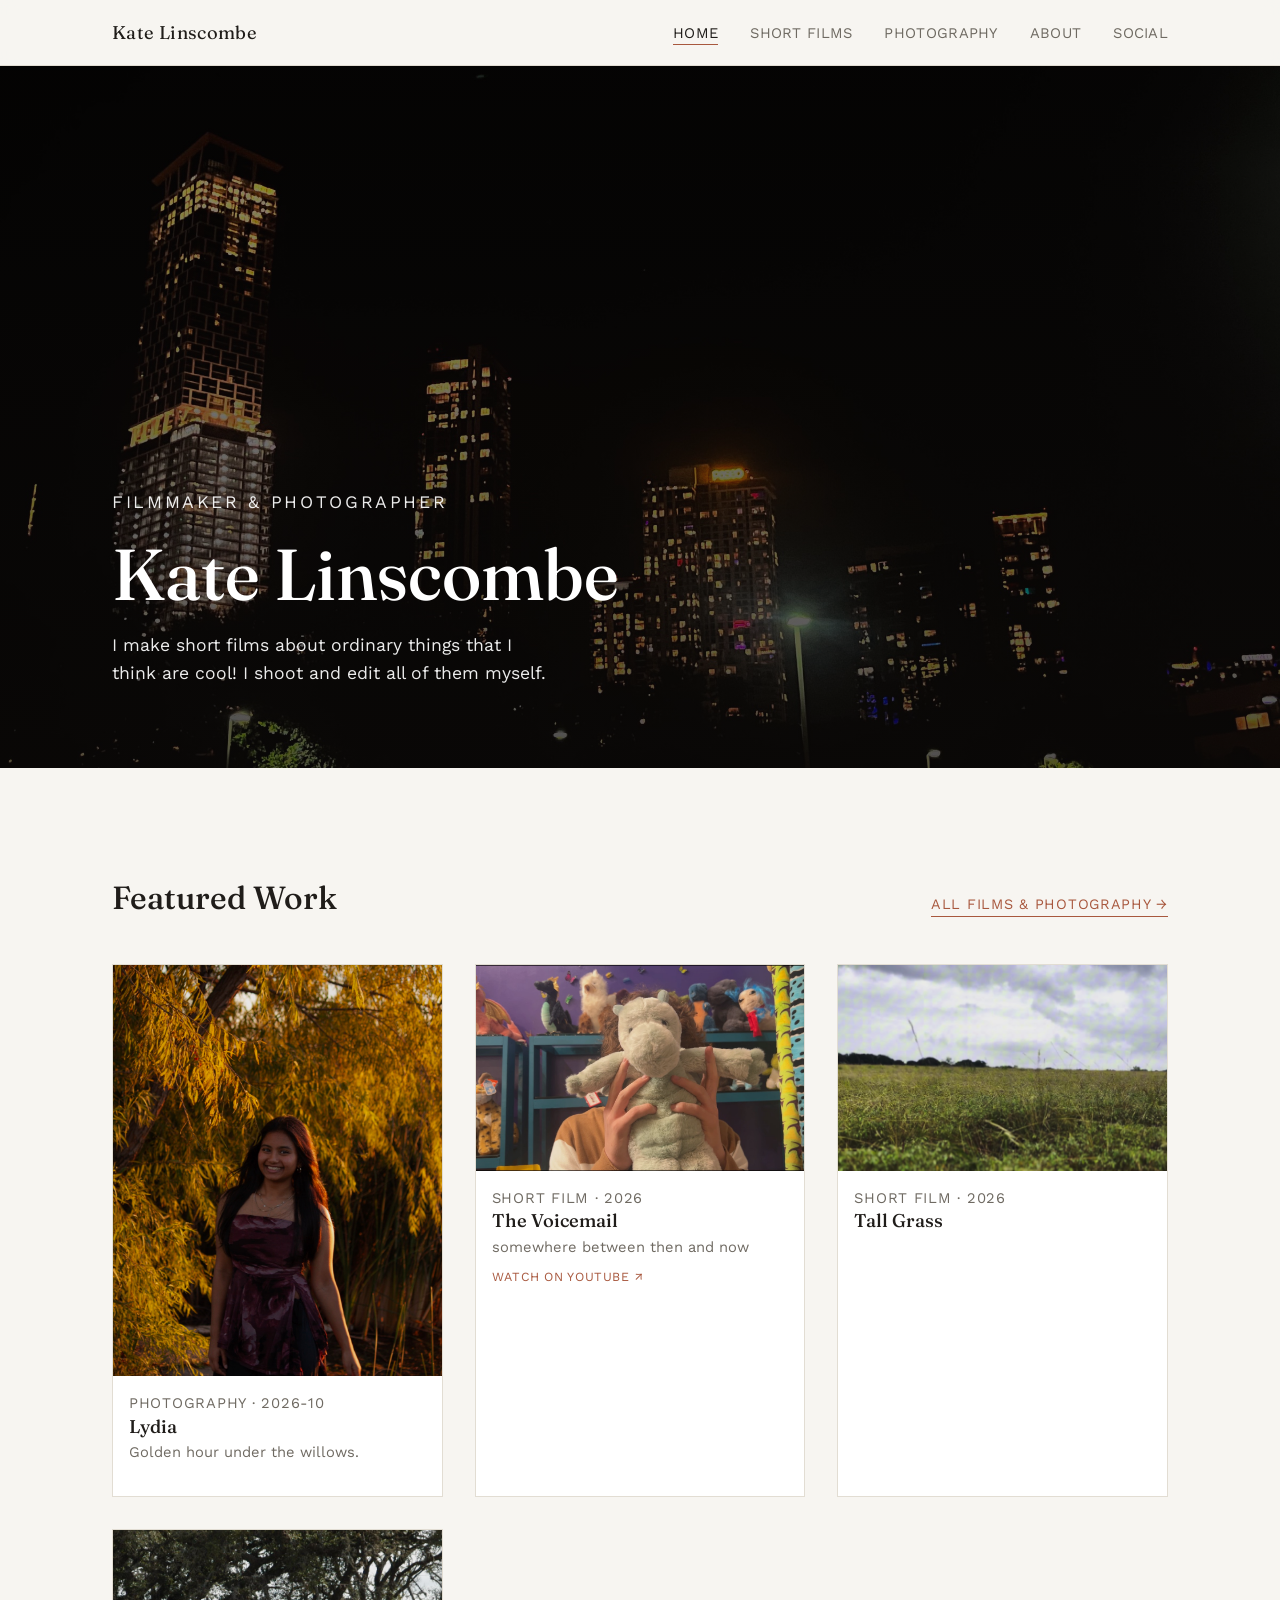
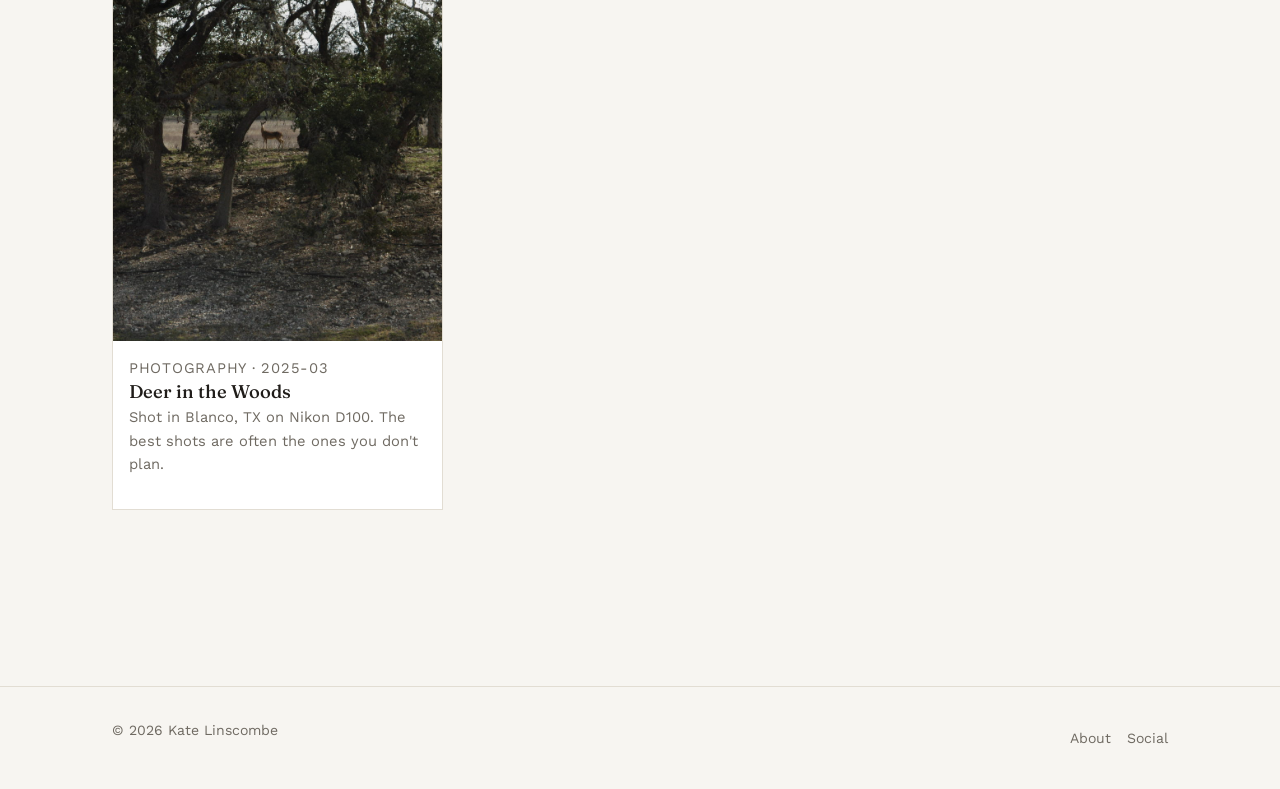
<file: index.html>
<!DOCTYPE html>
<html lang="en">
<head>
<meta charset="UTF-8">
<meta name="viewport" content="width=device-width, initial-scale=1.0">
<title>Kate Linscombe — Filmmaker &amp; Photographer</title>
<meta name="description" content="Portfolio of short films and photography by Kate Linscombe.">
<link rel="preconnect" href="https://fonts.googleapis.com">
<link rel="preconnect" href="https://fonts.gstatic.com" crossorigin>
<link href="https://fonts.googleapis.com/css2?family=Fraunces:wght@400;500;600&family=Work+Sans:wght@400;500&display=swap" rel="stylesheet">
<link rel="stylesheet" href="css/style.css">
</head>
<body>

<header class="site-header">
  <nav class="wrap nav">
    <a class="nav-brand" href="index.html">Kate Linscombe</a>
    <button class="nav-toggle" aria-label="Toggle menu">
      <span></span><span></span><span></span>
    </button>
    <ul class="nav-links">
      <li><a href="index.html">Home</a></li>
      <li><a href="films.html">Short Films</a></li>
      <li><a href="photography.html">Photography</a></li>
      <li><a href="about.html">About</a></li>
      <li><a href="social.html">Social</a></li>
    </ul>
  </nav>
</header>

<section class="hero">
  <div class="hero-inner">
    <p class="hero-eyebrow">Filmmaker &amp; Photographer</p>
    <h1>Kate Linscombe</h1>
    <p>I make short films about ordinary things that I think are cool! I shoot and edit all of them myself.</p>
  </div>
</section>

<section class="section">
  <div class="wrap">
    <div class="section-header">
      <h2>Featured Work</h2>
      <a href="films.html">All Films &amp; Photography &rarr;</a>
    </div>
    <div class="grid" id="featured-grid">
      <p class="empty-state">Loading…</p>
    </div>
  </div>
</section>

<footer class="site-footer">
  <div class="wrap footer-inner">
    <p>&copy; 2026 Kate Linscombe</p>
    <ul class="footer-links">
      <li><a href="about.html">About</a></li>
      <li><a href="social.html">Social</a></li>    </ul>
  </div>
</footer>

<div class="modal-overlay" id="modal-overlay">
  <div class="modal-box">
    <button class="modal-close" aria-label="Close">&times;</button>
    <div id="modal-body"></div>
  </div>
</div>

<script src="js/main.js"></script>
<script src="js/featured.js"></script>
</body>
</html>
</file>
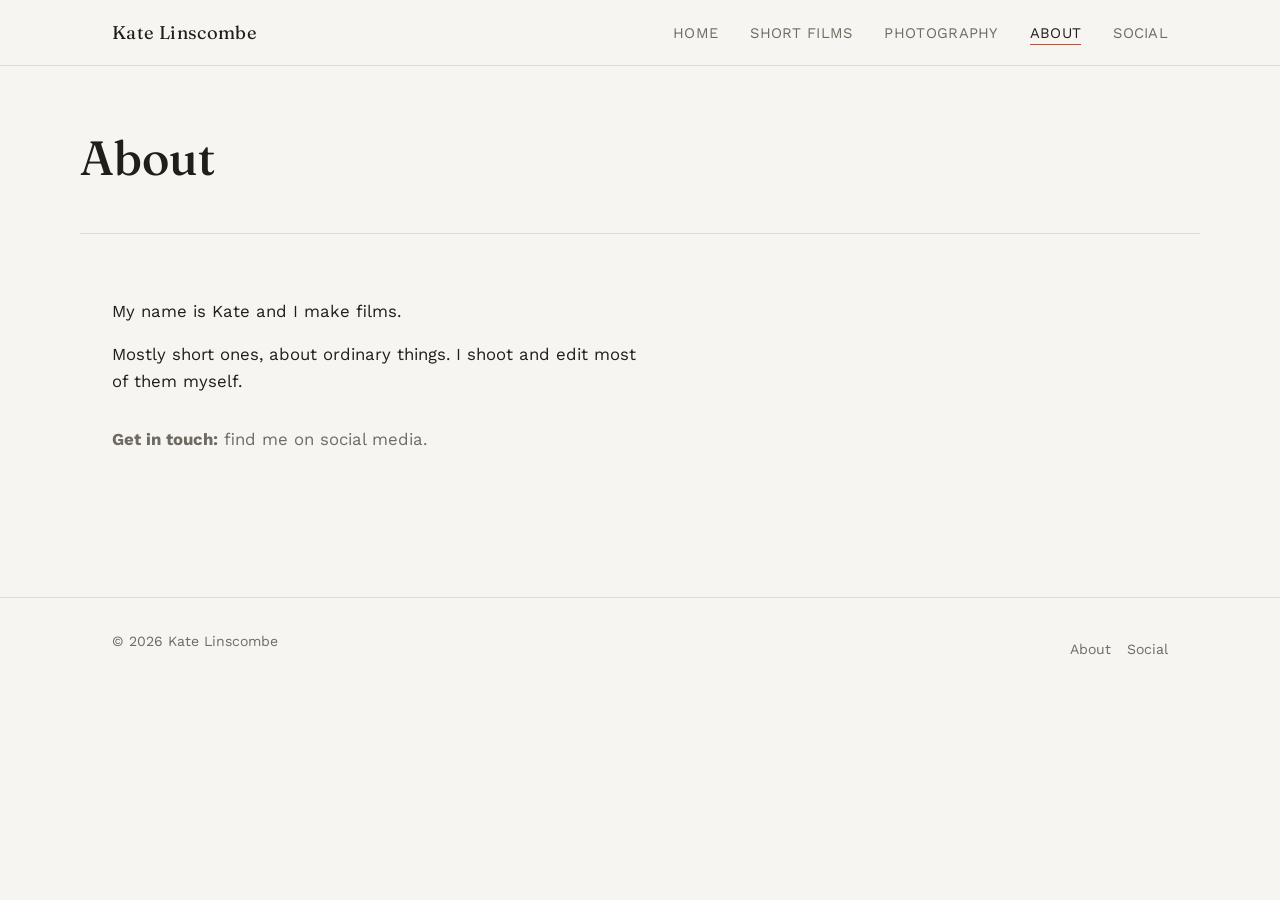
<file: about.html>
<!DOCTYPE html>
<html lang="en">
<head>
<meta charset="UTF-8">
<meta name="viewport" content="width=device-width, initial-scale=1.0">
<title>About — Kate Linscombe</title>
<meta name="description" content="About Kate Linscombe, filmmaker and photographer.">
<link rel="preconnect" href="https://fonts.googleapis.com">
<link rel="preconnect" href="https://fonts.gstatic.com" crossorigin>
<link href="https://fonts.googleapis.com/css2?family=Fraunces:wght@400;500;600&family=Work+Sans:wght@400;500&display=swap" rel="stylesheet">
<link rel="stylesheet" href="css/style.css">
</head>
<body>

<header class="site-header">
  <nav class="wrap nav">
    <a class="nav-brand" href="index.html">Kate Linscombe</a>
    <button class="nav-toggle" aria-label="Toggle menu">
      <span></span><span></span><span></span>
    </button>
    <ul class="nav-links">
      <li><a href="index.html">Home</a></li>
      <li><a href="films.html">Short Films</a></li>
      <li><a href="photography.html">Photography</a></li>
      <li><a href="about.html">About</a></li>
      <li><a href="social.html">Social</a></li>
    </ul>
  </nav>
</header>

<div class="page-header wrap">
  <h1>About</h1>
</div>

<section class="section-tight">
  <div class="wrap">
    <div class="about-simple">
      <p>My name is Kate and I make films.</p>
      <p>Mostly short ones, about ordinary things. I shoot and edit most of them myself.</p>
      <p class="about-contact"><strong>Get in touch:</strong> find me on <a href="social.html">social media</a>.</p>
    </div>
  </div>
</section>

<footer class="site-footer">
  <div class="wrap footer-inner">
    <p>&copy; 2026 Kate Linscombe</p>
    <ul class="footer-links">
      <li><a href="about.html">About</a></li>
      <li><a href="social.html">Social</a></li>    </ul>
  </div>
</footer>

<script src="js/main.js"></script>
</body>
</html>
</file>
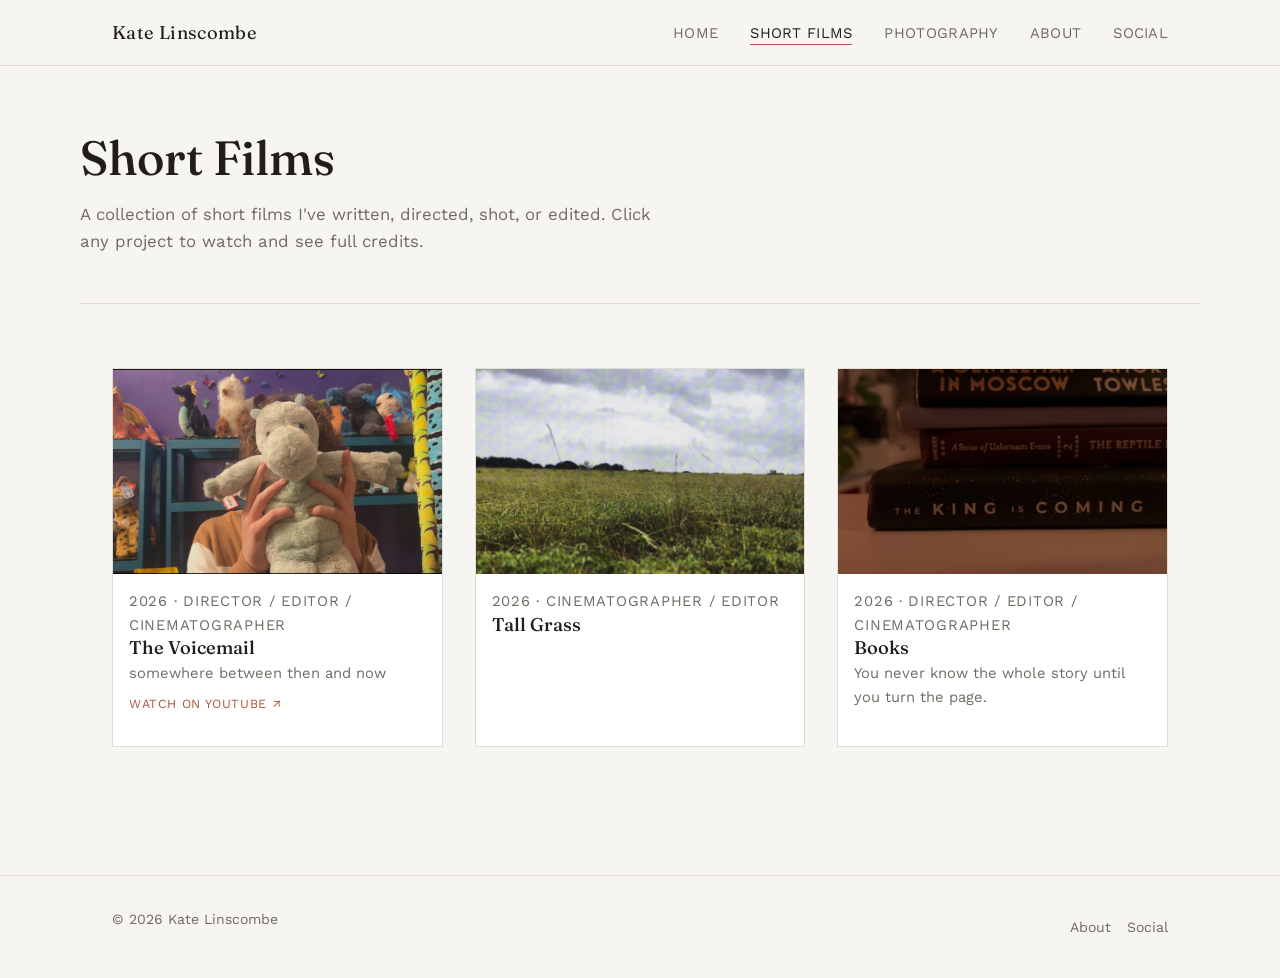
<file: films.html>
<!DOCTYPE html>
<html lang="en">
<head>
<meta charset="UTF-8">
<meta name="viewport" content="width=device-width, initial-scale=1.0">
<title>Short Films — Kate Linscombe</title>
<meta name="description" content="Short films by Kate Linscombe.">
<link rel="preconnect" href="https://fonts.googleapis.com">
<link rel="preconnect" href="https://fonts.gstatic.com" crossorigin>
<link href="https://fonts.googleapis.com/css2?family=Fraunces:wght@400;500;600&family=Work+Sans:wght@400;500&display=swap" rel="stylesheet">
<link rel="stylesheet" href="css/style.css">
</head>
<body>

<header class="site-header">
  <nav class="wrap nav">
    <a class="nav-brand" href="index.html">Kate Linscombe</a>
    <button class="nav-toggle" aria-label="Toggle menu">
      <span></span><span></span><span></span>
    </button>
    <ul class="nav-links">
      <li><a href="index.html">Home</a></li>
      <li><a href="films.html">Short Films</a></li>
      <li><a href="photography.html">Photography</a></li>
      <li><a href="about.html">About</a></li>
      <li><a href="social.html">Social</a></li>
    </ul>
  </nav>
</header>

<div class="page-header wrap">
  <h1>Short Films</h1>
  <p>A collection of short films I've written, directed, shot, or edited. Click any project to watch and see full credits.</p>
</div>

<section class="section-tight">
  <div class="wrap">
    <div class="grid" id="films-grid">
      <p class="empty-state">Loading…</p>
    </div>
  </div>
</section>

<footer class="site-footer">
  <div class="wrap footer-inner">
    <p>&copy; 2026 Kate Linscombe</p>
    <ul class="footer-links">
      <li><a href="about.html">About</a></li>
      <li><a href="social.html">Social</a></li>    </ul>
  </div>
</footer>

<div class="modal-overlay" id="modal-overlay">
  <div class="modal-box">
    <button class="modal-close" aria-label="Close">&times;</button>
    <div id="modal-body"></div>
  </div>
</div>

<script src="js/main.js"></script>
<script src="js/films.js"></script>
</body>
</html>
</file>
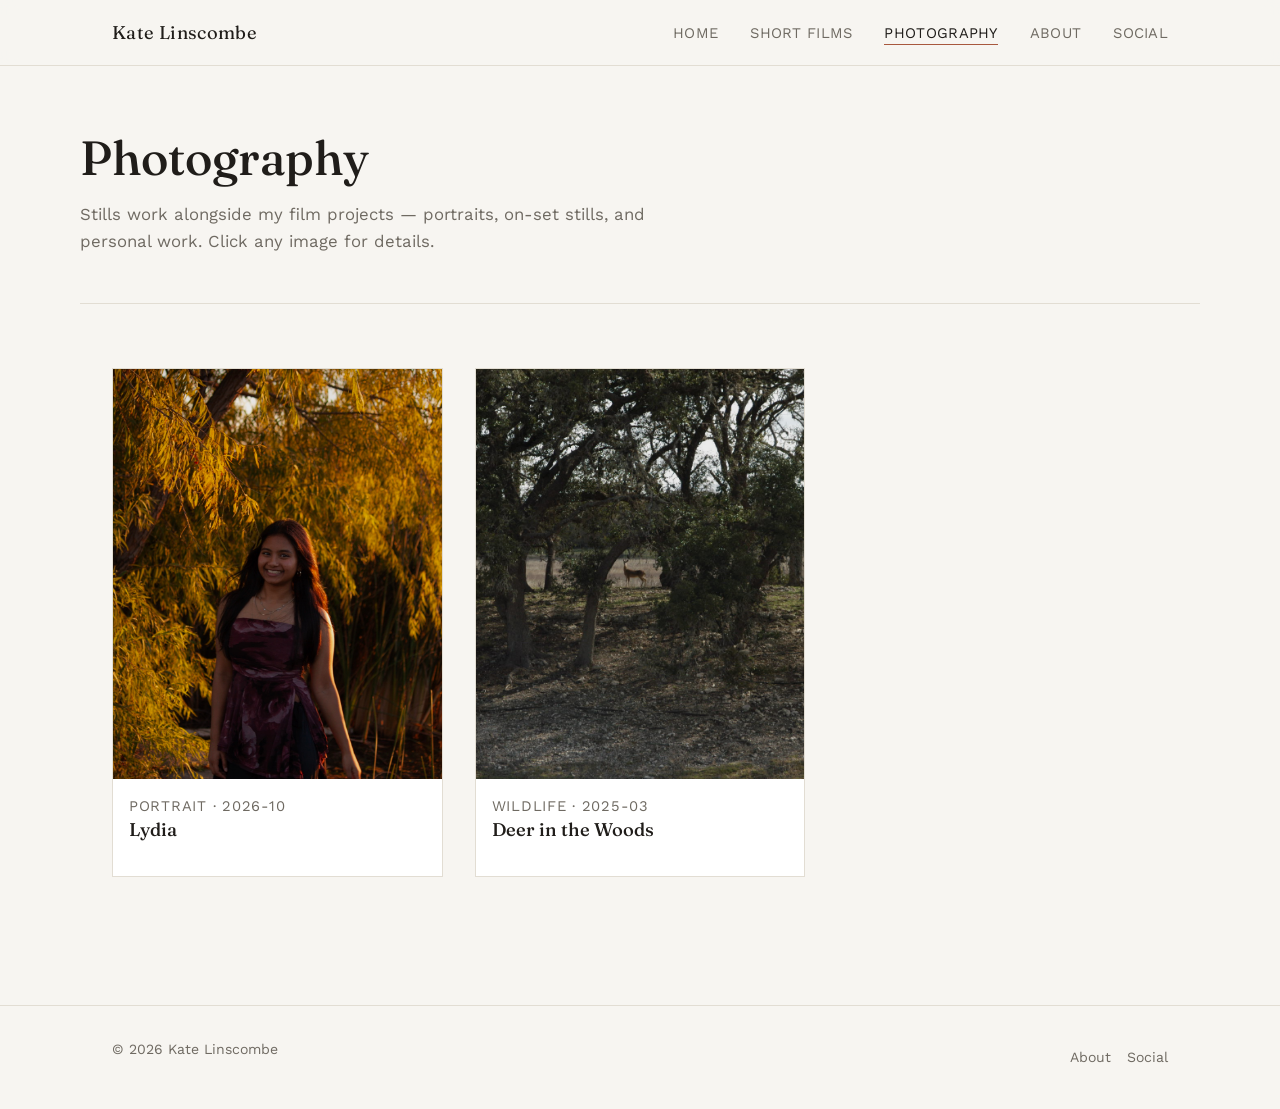
<file: photography.html>
<!DOCTYPE html>
<html lang="en">
<head>
<meta charset="UTF-8">
<meta name="viewport" content="width=device-width, initial-scale=1.0">
<title>Photography — Kate Linscombe</title>
<meta name="description" content="Photography by Kate Linscombe.">
<link rel="preconnect" href="https://fonts.googleapis.com">
<link rel="preconnect" href="https://fonts.gstatic.com" crossorigin>
<link href="https://fonts.googleapis.com/css2?family=Fraunces:wght@400;500;600&family=Work+Sans:wght@400;500&display=swap" rel="stylesheet">
<link rel="stylesheet" href="css/style.css">
</head>
<body>

<header class="site-header">
  <nav class="wrap nav">
    <a class="nav-brand" href="index.html">Kate Linscombe</a>
    <button class="nav-toggle" aria-label="Toggle menu">
      <span></span><span></span><span></span>
    </button>
    <ul class="nav-links">
      <li><a href="index.html">Home</a></li>
      <li><a href="films.html">Short Films</a></li>
      <li><a href="photography.html">Photography</a></li>
      <li><a href="about.html">About</a></li>
      <li><a href="social.html">Social</a></li>
    </ul>
  </nav>
</header>

<div class="page-header wrap">
  <h1>Photography</h1>
  <p>Stills work alongside my film projects — portraits, on-set stills, and personal work. Click any image for details.</p>
</div>

<section class="section-tight">
  <div class="wrap">
    <div class="grid" id="photo-grid">
      <p class="empty-state">Loading…</p>
    </div>
  </div>
</section>

<footer class="site-footer">
  <div class="wrap footer-inner">
    <p>&copy; 2026 Kate Linscombe</p>
    <ul class="footer-links">
      <li><a href="about.html">About</a></li>
      <li><a href="social.html">Social</a></li>    </ul>
  </div>
</footer>

<div class="modal-overlay" id="modal-overlay">
  <div class="modal-box">
    <button class="modal-close" aria-label="Close">&times;</button>
    <div id="modal-body"></div>
  </div>
</div>

<script src="js/main.js"></script>
<script src="js/photography.js"></script>
</body>
</html>
</file>
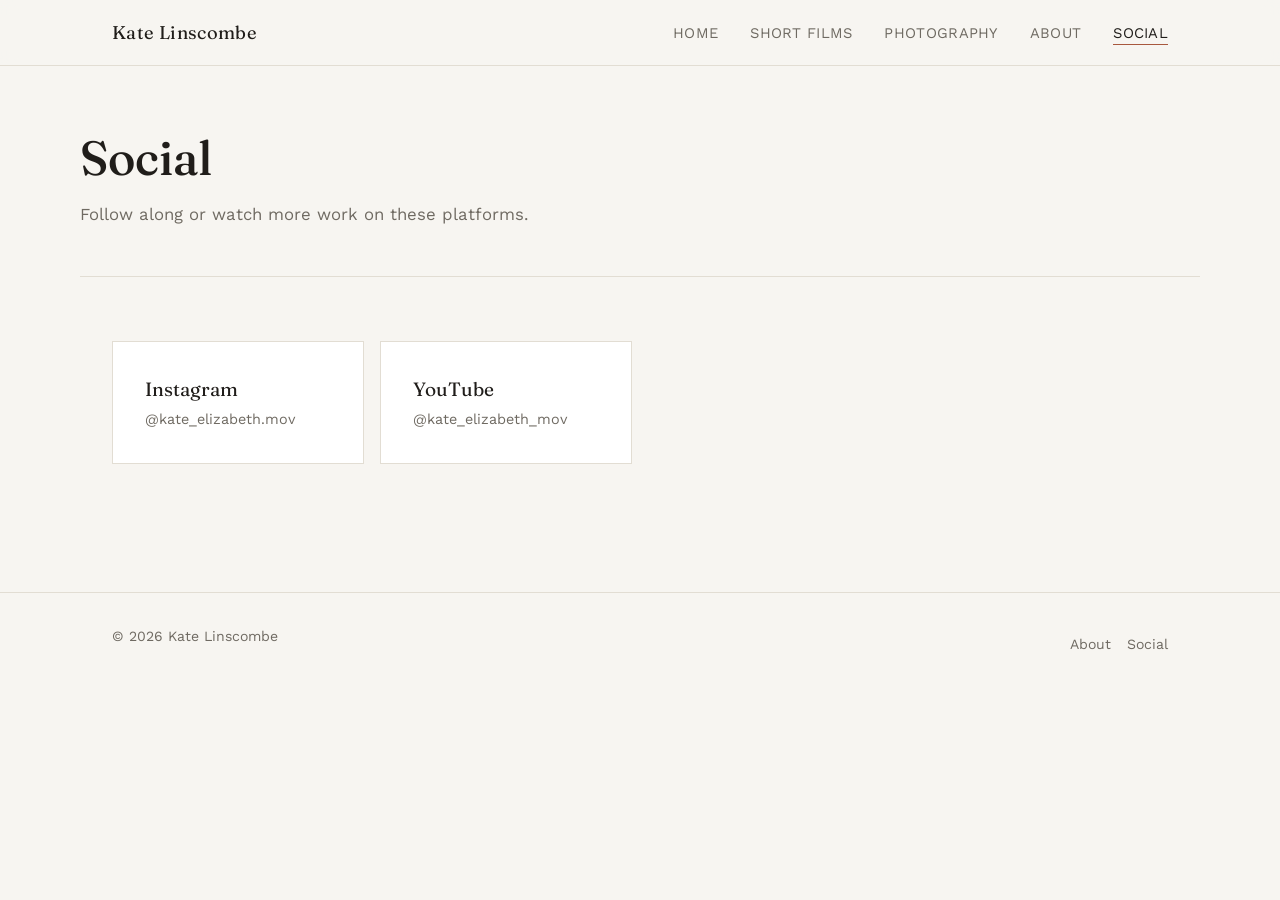
<file: social.html>
<!DOCTYPE html>
<html lang="en">
<head>
<meta charset="UTF-8">
<meta name="viewport" content="width=device-width, initial-scale=1.0">
<title>Social — Kate Linscombe</title>
<meta name="description" content="Find Kate Linscombe's work on social platforms.">
<link rel="preconnect" href="https://fonts.googleapis.com">
<link rel="preconnect" href="https://fonts.gstatic.com" crossorigin>
<link href="https://fonts.googleapis.com/css2?family=Fraunces:wght@400;500;600&family=Work+Sans:wght@400;500&display=swap" rel="stylesheet">
<link rel="stylesheet" href="css/style.css">
</head>
<body>

<header class="site-header">
  <nav class="wrap nav">
    <a class="nav-brand" href="index.html">Kate Linscombe</a>
    <button class="nav-toggle" aria-label="Toggle menu">
      <span></span><span></span><span></span>
    </button>
    <ul class="nav-links">
      <li><a href="index.html">Home</a></li>
      <li><a href="films.html">Short Films</a></li>
      <li><a href="photography.html">Photography</a></li>
      <li><a href="about.html">About</a></li>
      <li><a href="social.html">Social</a></li>
    </ul>
  </nav>
</header>

<div class="page-header wrap">
  <h1>Social</h1>
  <p>Follow along or watch more work on these platforms.</p>
</div>

<section class="section-tight">
  <div class="wrap social-grid">
    <a class="social-card" href="https://instagram.com/kate_elizabeth.mov" target="_blank" rel="noopener">
      <span class="social-platform">Instagram</span>
      <span class="social-handle">@kate_elizabeth.mov</span>
    </a>
    <a class="social-card" href="https://youtube.com/@kate_elizabeth_mov" target="_blank" rel="noopener">
      <span class="social-platform">YouTube</span>
      <span class="social-handle">@kate_elizabeth_mov</span>
    </a>
  </div>
</section>

<footer class="site-footer">
  <div class="wrap footer-inner">
    <p>&copy; 2026 Kate Linscombe</p>
    <ul class="footer-links">
      <li><a href="about.html">About</a></li>
      <li><a href="social.html">Social</a></li>    </ul>
  </div>
</footer>

<script src="js/main.js"></script>
</body>
</html>
</file>
<file: css/style.css>
/* ===========================================================
   Jason Linscombe — Portfolio
   Warm neutral, editorial style. Plain CSS, no framework.
   =========================================================== */

:root {
  --color-bg: #f7f5f1;
  --color-bg-alt: #efece5;
  --color-bg-card: #ffffff;
  --color-text: #201d1a;
  --color-text-muted: #6f6a62;
  --color-border: #e2ddd3;
  --color-accent: #a8583e;
  --color-accent-dark: #8a4531;

  --font-heading: "Fraunces", Georgia, "Times New Roman", serif;
  --font-body: "Work Sans", -apple-system, BlinkMacSystemFont, "Segoe UI", sans-serif;

  --max-width: 1120px;
  --space-xs: 0.5rem;
  --space-sm: 1rem;
  --space-md: 2rem;
  --space-lg: 4rem;
  --space-xl: 7rem;
}

* {
  box-sizing: border-box;
}

html {
  scroll-behavior: smooth;
}

body {
  margin: 0;
  font-family: var(--font-body);
  background: var(--color-bg);
  color: var(--color-text);
  line-height: 1.6;
  -webkit-font-smoothing: antialiased;
}

img {
  max-width: 100%;
  display: block;
}

a {
  color: inherit;
  text-decoration: none;
}

h1, h2, h3, h4 {
  font-family: var(--font-heading);
  font-weight: 500;
  line-height: 1.15;
  margin: 0 0 var(--space-sm);
}

p {
  margin: 0 0 var(--space-sm);
}

.wrap {
  max-width: var(--max-width);
  margin: 0 auto;
  padding: 0 var(--space-md);
}

/* ---------- Header / Nav ---------- */

.site-header {
  position: sticky;
  top: 0;
  z-index: 100;
  background: rgba(247, 245, 241, 0.9);
  backdrop-filter: blur(8px);
  border-bottom: 1px solid var(--color-border);
}

.nav {
  display: flex;
  align-items: center;
  justify-content: space-between;
  padding-top: 1.1rem;
  padding-bottom: 1.1rem;
}

.nav-brand {
  font-family: var(--font-heading);
  font-size: 1.15rem;
  letter-spacing: 0.02em;
}

.nav-links {
  display: flex;
  gap: var(--space-md);
  list-style: none;
  margin: 0;
  padding: 0;
}

.nav-links a {
  font-size: 0.92rem;
  letter-spacing: 0.02em;
  text-transform: uppercase;
  color: var(--color-text-muted);
  padding-bottom: 2px;
  border-bottom: 1px solid transparent;
  transition: color 0.15s ease, border-color 0.15s ease;
}

.nav-links a:hover,
.nav-links a.active {
  color: var(--color-text);
  border-color: var(--color-accent);
}

.nav-toggle {
  display: none;
  background: none;
  border: none;
  cursor: pointer;
  padding: var(--space-xs);
}

.nav-toggle span {
  display: block;
  width: 22px;
  height: 2px;
  background: var(--color-text);
  margin: 5px 0;
  transition: transform 0.2s ease, opacity 0.2s ease;
}

@media (max-width: 720px) {
  .nav-toggle {
    display: block;
  }

  .nav-links {
    position: absolute;
    top: 100%;
    left: 0;
    right: 0;
    flex-direction: column;
    background: var(--color-bg);
    border-bottom: 1px solid var(--color-border);
    padding: var(--space-sm) var(--space-md) var(--space-md);
    gap: var(--space-sm);
    display: none;
  }

  .nav-links.open {
    display: flex;
  }
}

/* ---------- Hero ---------- */

.hero {
  min-height: 78vh;
  display: flex;
  align-items: flex-end;
  padding: var(--space-lg) 0;
  background-image: linear-gradient(180deg, rgba(15, 12, 10, 0.25) 0%, rgba(15, 12, 10, 0.6) 100%),
    url("../images/hero-skyline.jpg");
  background-size: cover;
  background-position: center 80%;
  background-repeat: no-repeat;
  color: #fff;
  position: relative;
}

@media (max-width: 720px) {
  .hero {
    min-height: 85vh;
    background-size: auto 180%;
    background-position: 62% 100%;
  }
}

.hero-inner {
  max-width: var(--max-width);
  margin: 0 auto;
  padding: 0 var(--space-md);
  width: 100%;
}

.hero-eyebrow {
  text-transform: uppercase;
  letter-spacing: 0.15em;
  font-size: 0.8rem;
  opacity: 0.85;
  margin-bottom: var(--space-sm);
}

.hero h1 {
  font-size: clamp(2.5rem, 6vw, 4.5rem);
  margin-bottom: var(--space-sm);
  color: #fff;
}

.hero p {
  max-width: 40ch;
  font-size: 1.1rem;
  opacity: 0.92;
}

/* ---------- Sections ---------- */

.section {
  padding: var(--space-xl) 0;
}

.section-tight {
  padding: var(--space-lg) 0;
}

.section-header {
  display: flex;
  align-items: baseline;
  justify-content: space-between;
  margin-bottom: var(--space-md);
  flex-wrap: wrap;
  gap: var(--space-sm);
}

.section-header h2 {
  font-size: 2rem;
}

.section-header a {
  font-size: 0.9rem;
  text-transform: uppercase;
  letter-spacing: 0.05em;
  color: var(--color-accent);
  border-bottom: 1px solid var(--color-accent);
}

.page-header {
  padding: var(--space-lg) 0 var(--space-md);
  border-bottom: 1px solid var(--color-border);
}

.page-header h1 {
  font-size: clamp(2rem, 5vw, 3rem);
}

.page-header p {
  color: var(--color-text-muted);
  max-width: 60ch;
  font-size: 1.05rem;
}

/* ---------- Grids / Cards ---------- */

.grid {
  display: grid;
  grid-template-columns: repeat(auto-fill, minmax(280px, 1fr));
  gap: var(--space-md);
}

.card {
  background: var(--color-bg-card);
  border: 1px solid var(--color-border);
  overflow: hidden;
  display: flex;
  flex-direction: column;
  cursor: pointer;
  transition: transform 0.2s ease, box-shadow 0.2s ease;
}

.card:hover {
  transform: translateY(-3px);
  box-shadow: 0 10px 24px rgba(32, 29, 26, 0.08);
}

.card-media {
  aspect-ratio: 16 / 10;
  display: flex;
  align-items: center;
  justify-content: center;
  color: rgba(255, 255, 255, 0.92);
  font-family: var(--font-heading);
  font-size: 1.1rem;
  text-align: center;
  padding: var(--space-sm);
  position: relative;
  background-size: cover;
  background-position: center;
  background-repeat: no-repeat;
}

.card-media.photo {
  aspect-ratio: 4 / 5;
}

.card-media::after {
  content: "";
  position: absolute;
  inset: 0;
  background: rgba(0, 0, 0, 0.08);
}

.card-media span {
  position: relative;
  z-index: 1;
}

.card-body {
  padding: var(--space-sm) var(--space-sm) var(--space-md);
}

.card-meta {
  font-size: 0.8rem;
  text-transform: uppercase;
  letter-spacing: 0.05em;
  color: var(--color-text-muted);
  margin-bottom: 4px;
}

.card-body h3 {
  font-size: 1.15rem;
  margin-bottom: 4px;
}

.card-body p {
  font-size: 0.92rem;
  color: var(--color-text-muted);
  margin-bottom: 0;
}

/* Shown on films that open on YouTube rather than in the in-page player. */
.card-body p.card-link {
  margin-top: var(--space-xs);
  font-size: 0.78rem;
  text-transform: uppercase;
  letter-spacing: 0.05em;
  color: var(--color-accent);
}

/* ---------- About page ---------- */

/* Pared-back About page: a few lines of text, no portrait or sidebar. */
.about-simple {
  max-width: 54ch;
}

.about-simple p {
  font-size: 1.05rem;
  margin-bottom: var(--space-sm);
}

.about-simple .about-contact {
  margin-top: var(--space-md);
  color: var(--color-text-muted);
}

.about-layout {
  display: grid;
  grid-template-columns: minmax(220px, 320px) 1fr;
  gap: var(--space-lg);
  align-items: start;
}

@media (max-width: 780px) {
  .about-layout {
    grid-template-columns: 1fr;
  }
}

.about-portrait {
  aspect-ratio: 4 / 5;
  background: linear-gradient(160deg, #d9c9b8, #a8583e);
  display: flex;
  align-items: center;
  justify-content: center;
  color: rgba(255, 255, 255, 0.9);
  font-family: var(--font-heading);
}

.about-goals {
  background: var(--color-bg-alt);
  border: 1px solid var(--color-border);
  padding: var(--space-md);
  margin-top: var(--space-md);
}

.about-goals h3 {
  font-size: 1.1rem;
}

.about-goals ul {
  margin: 0;
  padding-left: 1.1rem;
}

.about-goals li {
  margin-bottom: 4px;
}

.btn {
  display: inline-block;
  padding: 0.7rem 1.4rem;
  border: 1px solid var(--color-text);
  color: var(--color-text);
  font-size: 0.9rem;
  text-transform: uppercase;
  letter-spacing: 0.05em;
  margin-top: var(--space-sm);
  transition: background 0.15s ease, color 0.15s ease;
}

.btn:hover {
  background: var(--color-text);
  color: var(--color-bg);
}

/* ---------- Social page ---------- */

.social-grid {
  display: grid;
  grid-template-columns: repeat(auto-fill, minmax(240px, 1fr));
  gap: var(--space-sm);
}

.social-card {
  border: 1px solid var(--color-border);
  background: var(--color-bg-card);
  padding: var(--space-md);
  display: flex;
  flex-direction: column;
  gap: 4px;
  transition: border-color 0.15s ease;
}

.social-card:hover {
  border-color: var(--color-accent);
}

.social-platform {
  font-family: var(--font-heading);
  font-size: 1.2rem;
}

.social-handle {
  color: var(--color-text-muted);
  font-size: 0.9rem;
}

/* ---------- Modal (video / lightbox) ---------- */

.modal-overlay {
  position: fixed;
  inset: 0;
  background: rgba(20, 18, 16, 0.9);
  display: none;
  align-items: center;
  justify-content: center;
  z-index: 1000;
  padding: var(--space-md);
}

.modal-overlay.open {
  display: flex;
}

.modal-box {
  background: var(--color-bg);
  max-width: 900px;
  width: 100%;
  max-height: 90vh;
  overflow-y: auto;
  position: relative;
}

.modal-close {
  position: absolute;
  top: var(--space-sm);
  right: var(--space-sm);
  background: var(--color-text);
  color: var(--color-bg);
  border: none;
  width: 34px;
  height: 34px;
  font-size: 1.1rem;
  cursor: pointer;
  z-index: 2;
}

.modal-video {
  aspect-ratio: 16 / 9;
  width: 100%;
}

.modal-video iframe,
.modal-video video {
  width: 100%;
  height: 100%;
  border: none;
  display: block;
  background: #000;
}

.modal-body {
  padding: var(--space-md);
}

.modal-image-wrap {
  display: flex;
  align-items: center;
  justify-content: center;
  background: #111;
}

.modal-image-wrap .card-media {
  width: auto;
  height: min(55vh, 500px);
  aspect-ratio: 4 / 5;
}

.modal-photo {
  display: block;
  width: auto;
  height: auto;
  max-width: 100%;
  max-height: 70vh;
  object-fit: contain;
}

/* ---------- Footer ---------- */

.site-footer {
  border-top: 1px solid var(--color-border);
  padding: var(--space-md) 0;
  margin-top: var(--space-lg);
}

.footer-inner {
  display: flex;
  justify-content: space-between;
  align-items: center;
  flex-wrap: wrap;
  gap: var(--space-sm);
  font-size: 0.88rem;
  color: var(--color-text-muted);
}

.footer-links {
  display: flex;
  gap: var(--space-sm);
  list-style: none;
  margin: 0;
  padding: 0;
}

.empty-state {
  color: var(--color-text-muted);
  font-style: italic;
  padding: var(--space-md) 0;
}
</file>
